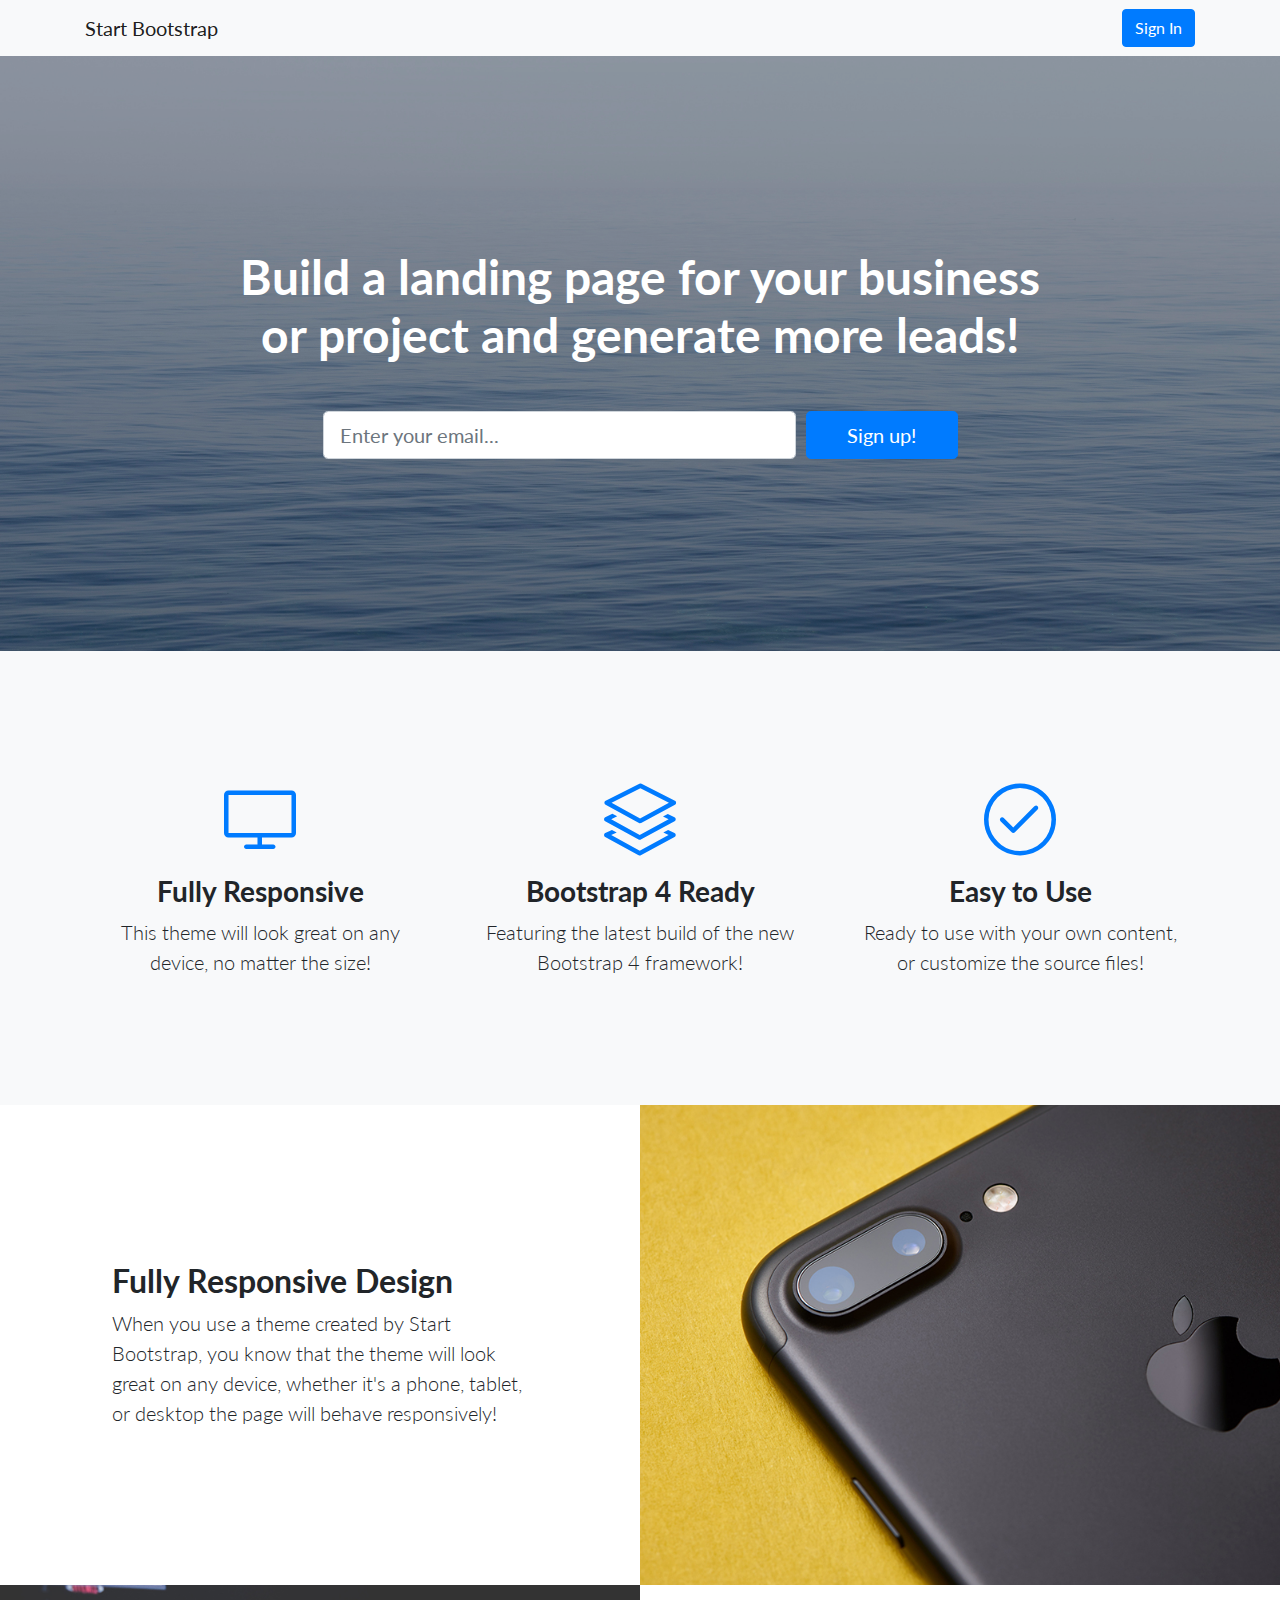
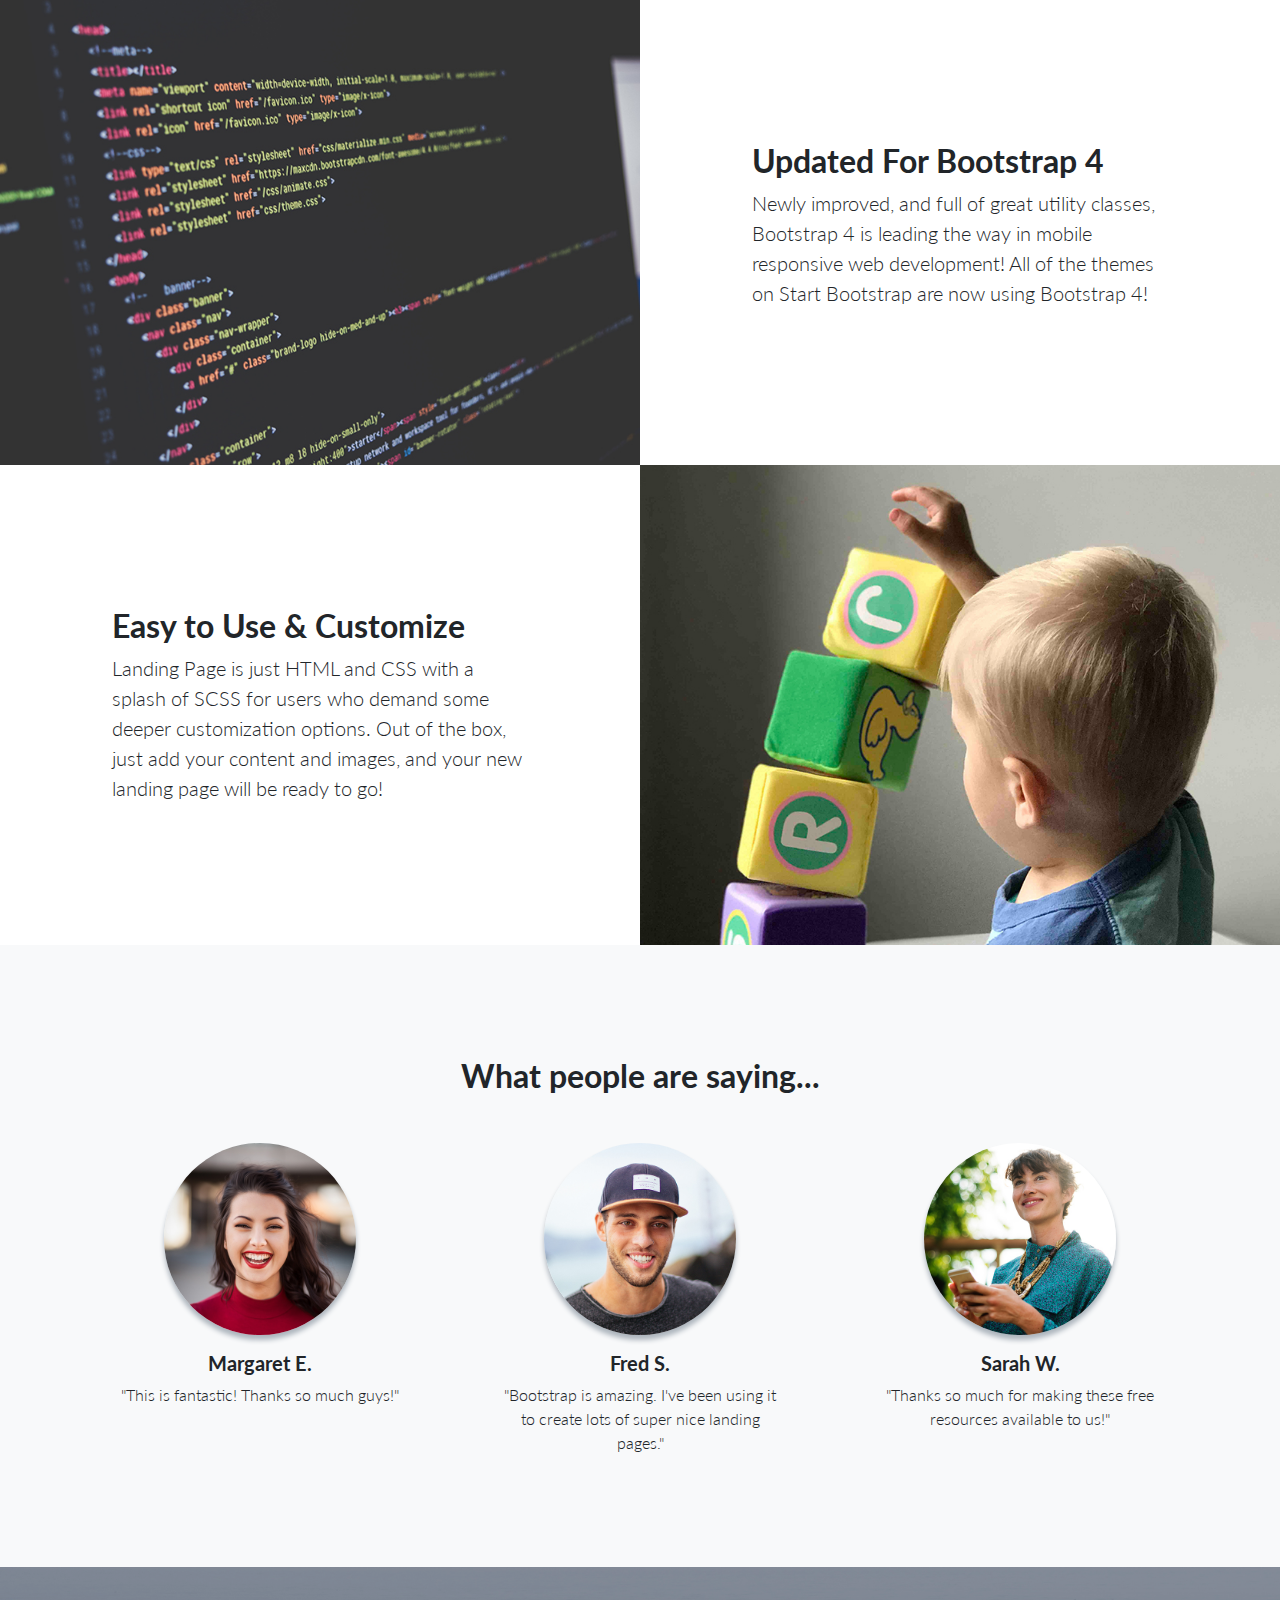
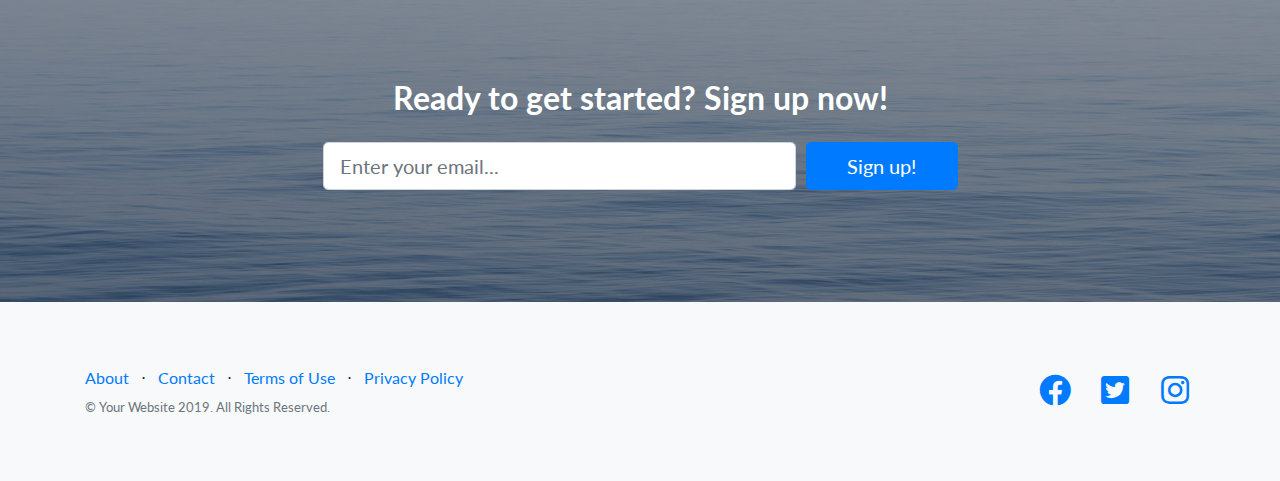
<file: landing-page/index.html>
<!DOCTYPE html>
<html lang="en">

<head>

  <meta charset="utf-8">
  <meta name="viewport" content="width=device-width, initial-scale=1, shrink-to-fit=no">
  <meta name="description" content="">
  <meta name="author" content="">

  <title>Landing Page - Start Bootstrap Theme</title>

  <!-- Bootstrap core CSS -->
  <link href="vendor/bootstrap/css/bootstrap.min.css" rel="stylesheet">

  <!-- Custom fonts for this template -->
  <link href="vendor/fontawesome-free/css/all.min.css" rel="stylesheet">
  <link href="vendor/simple-line-icons/css/simple-line-icons.css" rel="stylesheet" type="text/css">
  <link href="https://fonts.googleapis.com/css?family=Lato:300,400,700,300italic,400italic,700italic" rel="stylesheet" type="text/css">

  <!-- Custom styles for this template -->
  <link href="css/landing-page.min.css" rel="stylesheet">

</head>

<body>

  <!-- Navigation -->
  <nav class="navbar navbar-light bg-light static-top">
    <div class="container">
      <a class="navbar-brand" href="#">Start Bootstrap</a>
      <a class="btn btn-primary" href="#">Sign In</a>
    </div>
  </nav>

  <!-- Masthead -->
  <header class="masthead text-white text-center">
    <div class="overlay"></div>
    <div class="container">
      <div class="row">
        <div class="col-xl-9 mx-auto">
          <h1 class="mb-5">Build a landing page for your business or project and generate more leads!</h1>
        </div>
        <div class="col-md-10 col-lg-8 col-xl-7 mx-auto">
          <form>
            <div class="form-row">
              <div class="col-12 col-md-9 mb-2 mb-md-0">
                <input type="email" class="form-control form-control-lg" placeholder="Enter your email...">
              </div>
              <div class="col-12 col-md-3">
                <button type="submit" class="btn btn-block btn-lg btn-primary">Sign up!</button>
              </div>
            </div>
          </form>
        </div>
      </div>
    </div>
  </header>

  <!-- Icons Grid -->
  <section class="features-icons bg-light text-center">
    <div class="container">
      <div class="row">
        <div class="col-lg-4">
          <div class="features-icons-item mx-auto mb-5 mb-lg-0 mb-lg-3">
            <div class="features-icons-icon d-flex">
              <i class="icon-screen-desktop m-auto text-primary"></i>
            </div>
            <h3>Fully Responsive</h3>
            <p class="lead mb-0">This theme will look great on any device, no matter the size!</p>
          </div>
        </div>
        <div class="col-lg-4">
          <div class="features-icons-item mx-auto mb-5 mb-lg-0 mb-lg-3">
            <div class="features-icons-icon d-flex">
              <i class="icon-layers m-auto text-primary"></i>
            </div>
            <h3>Bootstrap 4 Ready</h3>
            <p class="lead mb-0">Featuring the latest build of the new Bootstrap 4 framework!</p>
          </div>
        </div>
        <div class="col-lg-4">
          <div class="features-icons-item mx-auto mb-0 mb-lg-3">
            <div class="features-icons-icon d-flex">
              <i class="icon-check m-auto text-primary"></i>
            </div>
            <h3>Easy to Use</h3>
            <p class="lead mb-0">Ready to use with your own content, or customize the source files!</p>
          </div>
        </div>
      </div>
    </div>
  </section>

  <!-- Image Showcases -->
  <section class="showcase">
    <div class="container-fluid p-0">
      <div class="row no-gutters">

        <div class="col-lg-6 order-lg-2 text-white showcase-img" style="background-image: url('img/bg-showcase-1.jpg');"></div>
        <div class="col-lg-6 order-lg-1 my-auto showcase-text">
          <h2>Fully Responsive Design</h2>
          <p class="lead mb-0">When you use a theme created by Start Bootstrap, you know that the theme will look great on any device, whether it's a phone, tablet, or desktop the page will behave responsively!</p>
        </div>
      </div>
      <div class="row no-gutters">
        <div class="col-lg-6 text-white showcase-img" style="background-image: url('img/bg-showcase-2.jpg');"></div>
        <div class="col-lg-6 my-auto showcase-text">
          <h2>Updated For Bootstrap 4</h2>
          <p class="lead mb-0">Newly improved, and full of great utility classes, Bootstrap 4 is leading the way in mobile responsive web development! All of the themes on Start Bootstrap are now using Bootstrap 4!</p>
        </div>
      </div>
      <div class="row no-gutters">
        <div class="col-lg-6 order-lg-2 text-white showcase-img" style="background-image: url('img/bg-showcase-3.jpg');"></div>
        <div class="col-lg-6 order-lg-1 my-auto showcase-text">
          <h2>Easy to Use &amp; Customize</h2>
          <p class="lead mb-0">Landing Page is just HTML and CSS with a splash of SCSS for users who demand some deeper customization options. Out of the box, just add your content and images, and your new landing page will be ready to go!</p>
        </div>
      </div>
    </div>
  </section>

  <!-- Testimonials -->
  <section class="testimonials text-center bg-light">
    <div class="container">
      <h2 class="mb-5">What people are saying...</h2>
      <div class="row">
        <div class="col-lg-4">
          <div class="testimonial-item mx-auto mb-5 mb-lg-0">
            <img class="img-fluid rounded-circle mb-3" src="img/testimonials-1.jpg" alt="">
            <h5>Margaret E.</h5>
            <p class="font-weight-light mb-0">"This is fantastic! Thanks so much guys!"</p>
          </div>
        </div>
        <div class="col-lg-4">
          <div class="testimonial-item mx-auto mb-5 mb-lg-0">
            <img class="img-fluid rounded-circle mb-3" src="img/testimonials-2.jpg" alt="">
            <h5>Fred S.</h5>
            <p class="font-weight-light mb-0">"Bootstrap is amazing. I've been using it to create lots of super nice landing pages."</p>
          </div>
        </div>
        <div class="col-lg-4">
          <div class="testimonial-item mx-auto mb-5 mb-lg-0">
            <img class="img-fluid rounded-circle mb-3" src="img/testimonials-3.jpg" alt="">
            <h5>Sarah W.</h5>
            <p class="font-weight-light mb-0">"Thanks so much for making these free resources available to us!"</p>
          </div>
        </div>
      </div>
    </div>
  </section>

  <!-- Call to Action -->
  <section class="call-to-action text-white text-center">
    <div class="overlay"></div>
    <div class="container">
      <div class="row">
        <div class="col-xl-9 mx-auto">
          <h2 class="mb-4">Ready to get started? Sign up now!</h2>
        </div>
        <div class="col-md-10 col-lg-8 col-xl-7 mx-auto">
          <form>
            <div class="form-row">
              <div class="col-12 col-md-9 mb-2 mb-md-0">
                <input type="email" class="form-control form-control-lg" placeholder="Enter your email...">
              </div>
              <div class="col-12 col-md-3">
                <button type="submit" class="btn btn-block btn-lg btn-primary">Sign up!</button>
              </div>
            </div>
          </form>
        </div>
      </div>
    </div>
  </section>

  <!-- Footer -->
  <footer class="footer bg-light">
    <div class="container">
      <div class="row">
        <div class="col-lg-6 h-100 text-center text-lg-left my-auto">
          <ul class="list-inline mb-2">
            <li class="list-inline-item">
              <a href="#">About</a>
            </li>
            <li class="list-inline-item">&sdot;</li>
            <li class="list-inline-item">
              <a href="#">Contact</a>
            </li>
            <li class="list-inline-item">&sdot;</li>
            <li class="list-inline-item">
              <a href="#">Terms of Use</a>
            </li>
            <li class="list-inline-item">&sdot;</li>
            <li class="list-inline-item">
              <a href="#">Privacy Policy</a>
            </li>
          </ul>
          <p class="text-muted small mb-4 mb-lg-0">&copy; Your Website 2019. All Rights Reserved.</p>
        </div>
        <div class="col-lg-6 h-100 text-center text-lg-right my-auto">
          <ul class="list-inline mb-0">
            <li class="list-inline-item mr-3">
              <a href="#">
                <i class="fab fa-facebook fa-2x fa-fw"></i>
              </a>
            </li>
            <li class="list-inline-item mr-3">
              <a href="#">
                <i class="fab fa-twitter-square fa-2x fa-fw"></i>
              </a>
            </li>
            <li class="list-inline-item">
              <a href="#">
                <i class="fab fa-instagram fa-2x fa-fw"></i>
              </a>
            </li>
          </ul>
        </div>
      </div>
    </div>
  </footer>

  <!-- Bootstrap core JavaScript -->
  <script src="vendor/jquery/jquery.min.js"></script>
  <script src="vendor/bootstrap/js/bootstrap.bundle.min.js"></script>

</body>

</html>
</file>
<file: landing-page/vendor/simple-line-icons/css/simple-line-icons.css>
@font-face {
  font-family: 'simple-line-icons';
  src: url('../fonts/Simple-Line-Icons.eot?v=2.4.0');
  src: url('../fonts/Simple-Line-Icons.eot?v=2.4.0#iefix') format('embedded-opentype'), url('../fonts/Simple-Line-Icons.woff2?v=2.4.0') format('woff2'), url('../fonts/Simple-Line-Icons.ttf?v=2.4.0') format('truetype'), url('../fonts/Simple-Line-Icons.woff?v=2.4.0') format('woff'), url('../fonts/Simple-Line-Icons.svg?v=2.4.0#simple-line-icons') format('svg');
  font-weight: normal;
  font-style: normal;
}
/*
 Use the following CSS code if you want to have a class per icon.
 Instead of a list of all class selectors, you can use the generic [class*="icon-"] selector, but it's slower:
*/
.icon-user,
.icon-people,
.icon-user-female,
.icon-user-follow,
.icon-user-following,
.icon-user-unfollow,
.icon-login,
.icon-logout,
.icon-emotsmile,
.icon-phone,
.icon-call-end,
.icon-call-in,
.icon-call-out,
.icon-map,
.icon-location-pin,
.icon-direction,
.icon-directions,
.icon-compass,
.icon-layers,
.icon-menu,
.icon-list,
.icon-options-vertical,
.icon-options,
.icon-arrow-down,
.icon-arrow-left,
.icon-arrow-right,
.icon-arrow-up,
.icon-arrow-up-circle,
.icon-arrow-left-circle,
.icon-arrow-right-circle,
.icon-arrow-down-circle,
.icon-check,
.icon-clock,
.icon-plus,
.icon-minus,
.icon-close,
.icon-event,
.icon-exclamation,
.icon-organization,
.icon-trophy,
.icon-screen-smartphone,
.icon-screen-desktop,
.icon-plane,
.icon-notebook,
.icon-mustache,
.icon-mouse,
.icon-magnet,
.icon-energy,
.icon-disc,
.icon-cursor,
.icon-cursor-move,
.icon-crop,
.icon-chemistry,
.icon-speedometer,
.icon-shield,
.icon-screen-tablet,
.icon-magic-wand,
.icon-hourglass,
.icon-graduation,
.icon-ghost,
.icon-game-controller,
.icon-fire,
.icon-eyeglass,
.icon-envelope-open,
.icon-envelope-letter,
.icon-bell,
.icon-badge,
.icon-anchor,
.icon-wallet,
.icon-vector,
.icon-speech,
.icon-puzzle,
.icon-printer,
.icon-present,
.icon-playlist,
.icon-pin,
.icon-picture,
.icon-handbag,
.icon-globe-alt,
.icon-globe,
.icon-folder-alt,
.icon-folder,
.icon-film,
.icon-feed,
.icon-drop,
.icon-drawer,
.icon-docs,
.icon-doc,
.icon-diamond,
.icon-cup,
.icon-calculator,
.icon-bubbles,
.icon-briefcase,
.icon-book-open,
.icon-basket-loaded,
.icon-basket,
.icon-bag,
.icon-action-undo,
.icon-action-redo,
.icon-wrench,
.icon-umbrella,
.icon-trash,
.icon-tag,
.icon-support,
.icon-frame,
.icon-size-fullscreen,
.icon-size-actual,
.icon-shuffle,
.icon-share-alt,
.icon-share,
.icon-rocket,
.icon-question,
.icon-pie-chart,
.icon-pencil,
.icon-note,
.icon-loop,
.icon-home,
.icon-grid,
.icon-graph,
.icon-microphone,
.icon-music-tone-alt,
.icon-music-tone,
.icon-earphones-alt,
.icon-earphones,
.icon-equalizer,
.icon-like,
.icon-dislike,
.icon-control-start,
.icon-control-rewind,
.icon-control-play,
.icon-control-pause,
.icon-control-forward,
.icon-control-end,
.icon-volume-1,
.icon-volume-2,
.icon-volume-off,
.icon-calendar,
.icon-bulb,
.icon-chart,
.icon-ban,
.icon-bubble,
.icon-camrecorder,
.icon-camera,
.icon-cloud-download,
.icon-cloud-upload,
.icon-envelope,
.icon-eye,
.icon-flag,
.icon-heart,
.icon-info,
.icon-key,
.icon-link,
.icon-lock,
.icon-lock-open,
.icon-magnifier,
.icon-magnifier-add,
.icon-magnifier-remove,
.icon-paper-clip,
.icon-paper-plane,
.icon-power,
.icon-refresh,
.icon-reload,
.icon-settings,
.icon-star,
.icon-symbol-female,
.icon-symbol-male,
.icon-target,
.icon-credit-card,
.icon-paypal,
.icon-social-tumblr,
.icon-social-twitter,
.icon-social-facebook,
.icon-social-instagram,
.icon-social-linkedin,
.icon-social-pinterest,
.icon-social-github,
.icon-social-google,
.icon-social-reddit,
.icon-social-skype,
.icon-social-dribbble,
.icon-social-behance,
.icon-social-foursqare,
.icon-social-soundcloud,
.icon-social-spotify,
.icon-social-stumbleupon,
.icon-social-youtube,
.icon-social-dropbox,
.icon-social-vkontakte,
.icon-social-steam {
  font-family: 'simple-line-icons';
  speak: none;
  font-style: normal;
  font-weight: normal;
  font-variant: normal;
  text-transform: none;
  line-height: 1;
  /* Better Font Rendering =========== */
  -webkit-font-smoothing: antialiased;
  -moz-osx-font-smoothing: grayscale;
}
.icon-user:before {
  content: "\e005";
}
.icon-people:before {
  content: "\e001";
}
.icon-user-female:before {
  content: "\e000";
}
.icon-user-follow:before {
  content: "\e002";
}
.icon-user-following:before {
  content: "\e003";
}
.icon-user-unfollow:before {
  content: "\e004";
}
.icon-login:before {
  content: "\e066";
}
.icon-logout:before {
  content: "\e065";
}
.icon-emotsmile:before {
  content: "\e021";
}
.icon-phone:before {
  content: "\e600";
}
.icon-call-end:before {
  content: "\e048";
}
.icon-call-in:before {
  content: "\e047";
}
.icon-call-out:before {
  content: "\e046";
}
.icon-map:before {
  content: "\e033";
}
.icon-location-pin:before {
  content: "\e096";
}
.icon-direction:before {
  content: "\e042";
}
.icon-directions:before {
  content: "\e041";
}
.icon-compass:before {
  content: "\e045";
}
.icon-layers:before {
  content: "\e034";
}
.icon-menu:before {
  content: "\e601";
}
.icon-list:before {
  content: "\e067";
}
.icon-options-vertical:before {
  content: "\e602";
}
.icon-options:before {
  content: "\e603";
}
.icon-arrow-down:before {
  content: "\e604";
}
.icon-arrow-left:before {
  content: "\e605";
}
.icon-arrow-right:before {
  content: "\e606";
}
.icon-arrow-up:before {
  content: "\e607";
}
.icon-arrow-up-circle:before {
  content: "\e078";
}
.icon-arrow-left-circle:before {
  content: "\e07a";
}
.icon-arrow-right-circle:before {
  content: "\e079";
}
.icon-arrow-down-circle:before {
  content: "\e07b";
}
.icon-check:before {
  content: "\e080";
}
.icon-clock:before {
  content: "\e081";
}
.icon-plus:before {
  content: "\e095";
}
.icon-minus:before {
  content: "\e615";
}
.icon-close:before {
  content: "\e082";
}
.icon-event:before {
  content: "\e619";
}
.icon-exclamation:before {
  content: "\e617";
}
.icon-organization:before {
  content: "\e616";
}
.icon-trophy:before {
  content: "\e006";
}
.icon-screen-smartphone:before {
  content: "\e010";
}
.icon-screen-desktop:before {
  content: "\e011";
}
.icon-plane:before {
  content: "\e012";
}
.icon-notebook:before {
  content: "\e013";
}
.icon-mustache:before {
  content: "\e014";
}
.icon-mouse:before {
  content: "\e015";
}
.icon-magnet:before {
  content: "\e016";
}
.icon-energy:before {
  content: "\e020";
}
.icon-disc:before {
  content: "\e022";
}
.icon-cursor:before {
  content: "\e06e";
}
.icon-cursor-move:before {
  content: "\e023";
}
.icon-crop:before {
  content: "\e024";
}
.icon-chemistry:before {
  content: "\e026";
}
.icon-speedometer:before {
  content: "\e007";
}
.icon-shield:before {
  content: "\e00e";
}
.icon-screen-tablet:before {
  content: "\e00f";
}
.icon-magic-wand:before {
  content: "\e017";
}
.icon-hourglass:before {
  content: "\e018";
}
.icon-graduation:before {
  content: "\e019";
}
.icon-ghost:before {
  content: "\e01a";
}
.icon-game-controller:before {
  content: "\e01b";
}
.icon-fire:before {
  content: "\e01c";
}
.icon-eyeglass:before {
  content: "\e01d";
}
.icon-envelope-open:before {
  content: "\e01e";
}
.icon-envelope-letter:before {
  content: "\e01f";
}
.icon-bell:before {
  content: "\e027";
}
.icon-badge:before {
  content: "\e028";
}
.icon-anchor:before {
  content: "\e029";
}
.icon-wallet:before {
  content: "\e02a";
}
.icon-vector:before {
  content: "\e02b";
}
.icon-speech:before {
  content: "\e02c";
}
.icon-puzzle:before {
  content: "\e02d";
}
.icon-printer:before {
  content: "\e02e";
}
.icon-present:before {
  content: "\e02f";
}
.icon-playlist:before {
  content: "\e030";
}
.icon-pin:before {
  content: "\e031";
}
.icon-picture:before {
  content: "\e032";
}
.icon-handbag:before {
  content: "\e035";
}
.icon-globe-alt:before {
  content: "\e036";
}
.icon-globe:before {
  content: "\e037";
}
.icon-folder-alt:before {
  content: "\e039";
}
.icon-folder:before {
  content: "\e089";
}
.icon-film:before {
  content: "\e03a";
}
.icon-feed:before {
  content: "\e03b";
}
.icon-drop:before {
  content: "\e03e";
}
.icon-drawer:before {
  content: "\e03f";
}
.icon-docs:before {
  content: "\e040";
}
.icon-doc:before {
  content: "\e085";
}
.icon-diamond:before {
  content: "\e043";
}
.icon-cup:before {
  content: "\e044";
}
.icon-calculator:before {
  content: "\e049";
}
.icon-bubbles:before {
  content: "\e04a";
}
.icon-briefcase:before {
  content: "\e04b";
}
.icon-book-open:before {
  content: "\e04c";
}
.icon-basket-loaded:before {
  content: "\e04d";
}
.icon-basket:before {
  content: "\e04e";
}
.icon-bag:before {
  content: "\e04f";
}
.icon-action-undo:before {
  content: "\e050";
}
.icon-action-redo:before {
  content: "\e051";
}
.icon-wrench:before {
  content: "\e052";
}
.icon-umbrella:before {
  content: "\e053";
}
.icon-trash:before {
  content: "\e054";
}
.icon-tag:before {
  content: "\e055";
}
.icon-support:before {
  content: "\e056";
}
.icon-frame:before {
  content: "\e038";
}
.icon-size-fullscreen:before {
  content: "\e057";
}
.icon-size-actual:before {
  content: "\e058";
}
.icon-shuffle:before {
  content: "\e059";
}
.icon-share-alt:before {
  content: "\e05a";
}
.icon-share:before {
  content: "\e05b";
}
.icon-rocket:before {
  content: "\e05c";
}
.icon-question:before {
  content: "\e05d";
}
.icon-pie-chart:before {
  content: "\e05e";
}
.icon-pencil:before {
  content: "\e05f";
}
.icon-note:before {
  content: "\e060";
}
.icon-loop:before {
  content: "\e064";
}
.icon-home:before {
  content: "\e069";
}
.icon-grid:before {
  content: "\e06a";
}
.icon-graph:before {
  content: "\e06b";
}
.icon-microphone:before {
  content: "\e063";
}
.icon-music-tone-alt:before {
  content: "\e061";
}
.icon-music-tone:before {
  content: "\e062";
}
.icon-earphones-alt:before {
  content: "\e03c";
}
.icon-earphones:before {
  content: "\e03d";
}
.icon-equalizer:before {
  content: "\e06c";
}
.icon-like:before {
  content: "\e068";
}
.icon-dislike:before {
  content: "\e06d";
}
.icon-control-start:before {
  content: "\e06f";
}
.icon-control-rewind:before {
  content: "\e070";
}
.icon-control-play:before {
  content: "\e071";
}
.icon-control-pause:before {
  content: "\e072";
}
.icon-control-forward:before {
  content: "\e073";
}
.icon-control-end:before {
  content: "\e074";
}
.icon-volume-1:before {
  content: "\e09f";
}
.icon-volume-2:before {
  content: "\e0a0";
}
.icon-volume-off:before {
  content: "\e0a1";
}
.icon-calendar:before {
  content: "\e075";
}
.icon-bulb:before {
  content: "\e076";
}
.icon-chart:before {
  content: "\e077";
}
.icon-ban:before {
  content: "\e07c";
}
.icon-bubble:before {
  content: "\e07d";
}
.icon-camrecorder:before {
  content: "\e07e";
}
.icon-camera:before {
  content: "\e07f";
}
.icon-cloud-download:before {
  content: "\e083";
}
.icon-cloud-upload:before {
  content: "\e084";
}
.icon-envelope:before {
  content: "\e086";
}
.icon-eye:before {
  content: "\e087";
}
.icon-flag:before {
  content: "\e088";
}
.icon-heart:before {
  content: "\e08a";
}
.icon-info:before {
  content: "\e08b";
}
.icon-key:before {
  content: "\e08c";
}
.icon-link:before {
  content: "\e08d";
}
.icon-lock:before {
  content: "\e08e";
}
.icon-lock-open:before {
  content: "\e08f";
}
.icon-magnifier:before {
  content: "\e090";
}
.icon-magnifier-add:before {
  content: "\e091";
}
.icon-magnifier-remove:before {
  content: "\e092";
}
.icon-paper-clip:before {
  content: "\e093";
}
.icon-paper-plane:before {
  content: "\e094";
}
.icon-power:before {
  content: "\e097";
}
.icon-refresh:before {
  content: "\e098";
}
.icon-reload:before {
  content: "\e099";
}
.icon-settings:before {
  content: "\e09a";
}
.icon-star:before {
  content: "\e09b";
}
.icon-symbol-female:before {
  content: "\e09c";
}
.icon-symbol-male:before {
  content: "\e09d";
}
.icon-target:before {
  content: "\e09e";
}
.icon-credit-card:before {
  content: "\e025";
}
.icon-paypal:before {
  content: "\e608";
}
.icon-social-tumblr:before {
  content: "\e00a";
}
.icon-social-twitter:before {
  content: "\e009";
}
.icon-social-facebook:before {
  content: "\e00b";
}
.icon-social-instagram:before {
  content: "\e609";
}
.icon-social-linkedin:before {
  content: "\e60a";
}
.icon-social-pinterest:before {
  content: "\e60b";
}
.icon-social-github:before {
  content: "\e60c";
}
.icon-social-google:before {
  content: "\e60d";
}
.icon-social-reddit:before {
  content: "\e60e";
}
.icon-social-skype:before {
  content: "\e60f";
}
.icon-social-dribbble:before {
  content: "\e00d";
}
.icon-social-behance:before {
  content: "\e610";
}
.icon-social-foursqare:before {
  content: "\e611";
}
.icon-social-soundcloud:before {
  content: "\e612";
}
.icon-social-spotify:before {
  content: "\e613";
}
.icon-social-stumbleupon:before {
  content: "\e614";
}
.icon-social-youtube:before {
  content: "\e008";
}
.icon-social-dropbox:before {
  content: "\e00c";
}
.icon-social-vkontakte:before {
  content: "\e618";
}
.icon-social-steam:before {
  content: "\e620";
}
</file>
<file: landing-page/css/landing-page.min.css>
/*!
 * Start Bootstrap - Landing Page v5.0.7 (https://startbootstrap.com/template-overviews/landing-page)
 * Copyright 2013-2019 Start Bootstrap
 * Licensed under MIT (https://github.com/BlackrockDigital/startbootstrap-landing-page/blob/master/LICENSE)
 */body{font-family:Lato,'Helvetica Neue',Helvetica,Arial,sans-serif}h1,h2,h3,h4,h5,h6{font-family:Lato,'Helvetica Neue',Helvetica,Arial,sans-serif;font-weight:700}header.masthead{position:relative;background-color:#343a40;background:url(../img/bg-masthead.jpg) no-repeat center center;background-size:cover;padding-top:8rem;padding-bottom:8rem}header.masthead .overlay{position:absolute;background-color:#212529;height:100%;width:100%;top:0;left:0;opacity:.3}header.masthead h1{font-size:2rem}@media (min-width:768px){header.masthead{padding-top:12rem;padding-bottom:12rem}header.masthead h1{font-size:3rem}}.showcase .showcase-text{padding:3rem}.showcase .showcase-img{min-height:30rem;background-size:cover}@media (min-width:768px){.showcase .showcase-text{padding:7rem}}.features-icons{padding-top:7rem;padding-bottom:7rem}.features-icons .features-icons-item{max-width:20rem}.features-icons .features-icons-item .features-icons-icon{height:7rem}.features-icons .features-icons-item .features-icons-icon i{font-size:4.5rem}.features-icons .features-icons-item:hover .features-icons-icon i{font-size:5rem}.testimonials{padding-top:7rem;padding-bottom:7rem}.testimonials .testimonial-item{max-width:18rem}.testimonials .testimonial-item img{max-width:12rem;box-shadow:0 5px 5px 0 #adb5bd}.call-to-action{position:relative;background-color:#343a40;background:url(../img/bg-masthead.jpg) no-repeat center center;background-size:cover;padding-top:7rem;padding-bottom:7rem}.call-to-action .overlay{position:absolute;background-color:#212529;height:100%;width:100%;top:0;left:0;opacity:.3}footer.footer{padding-top:4rem;padding-bottom:4rem}
</file>
